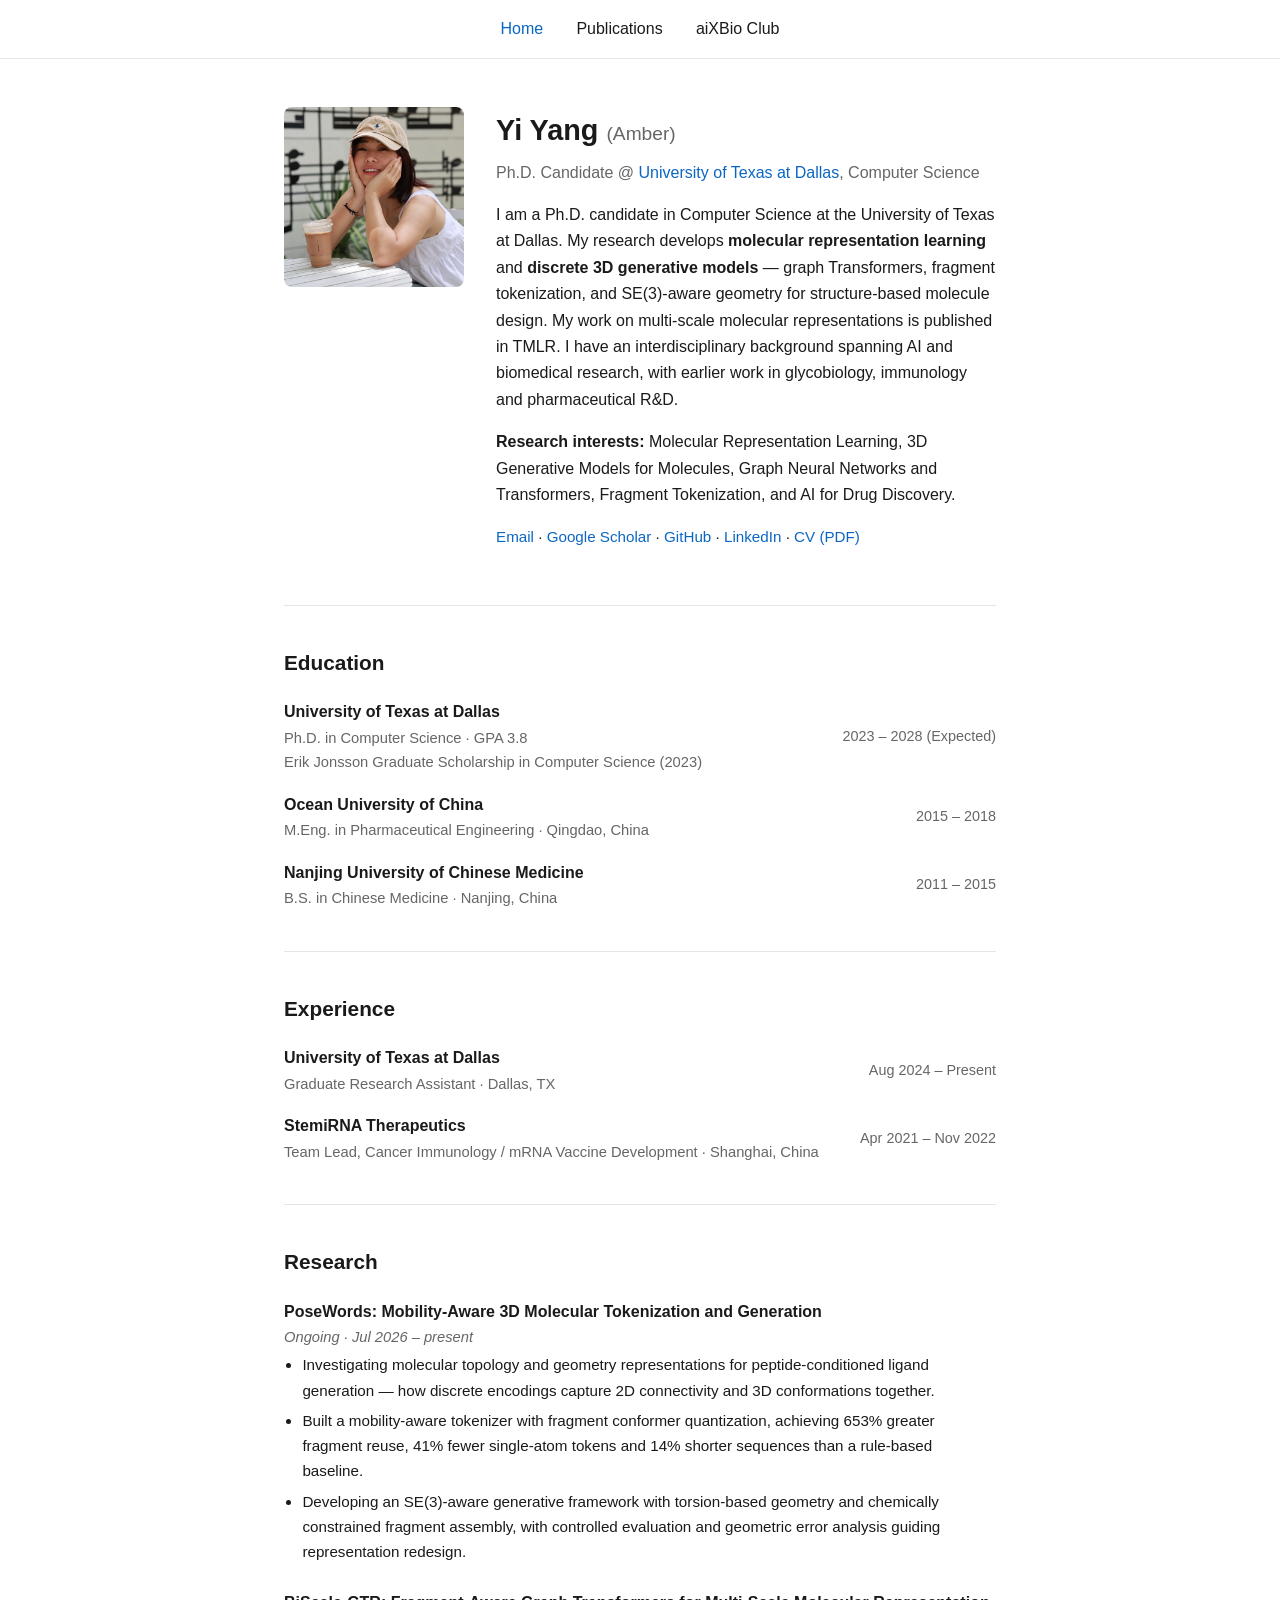
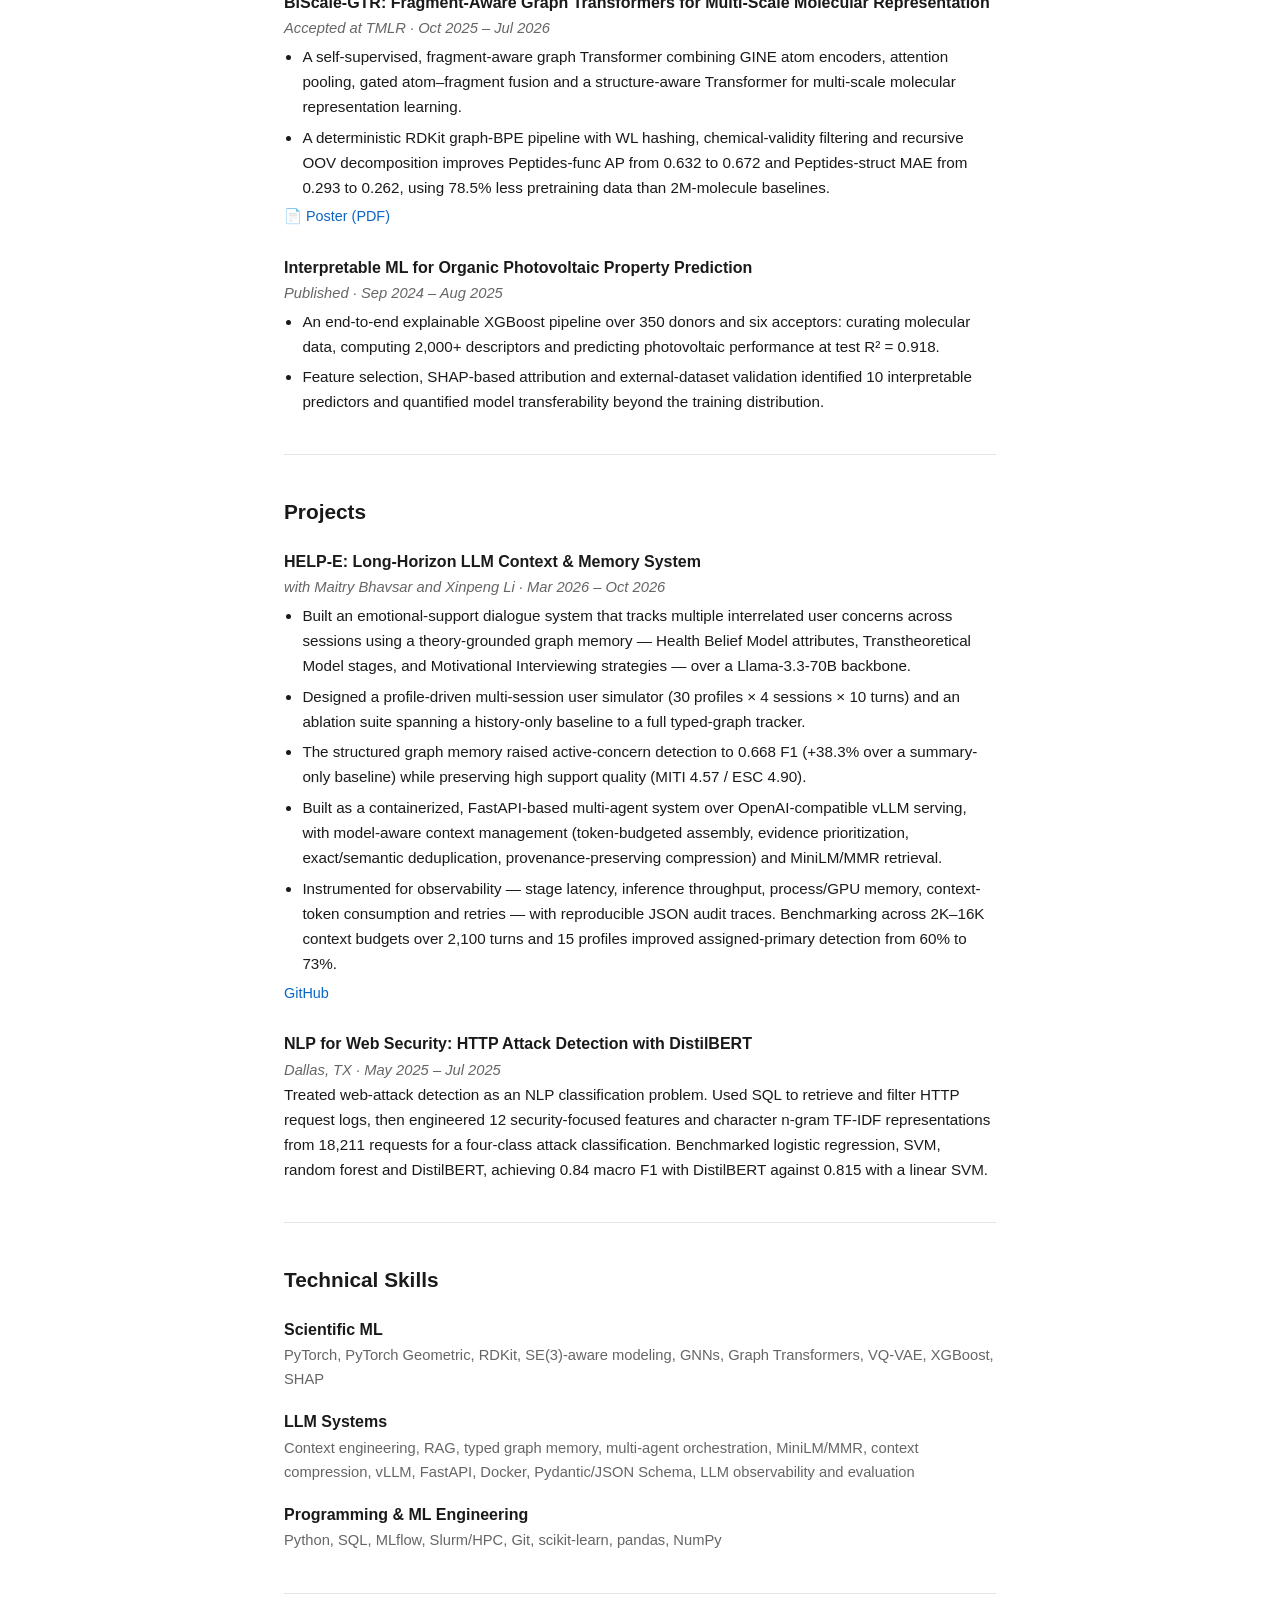
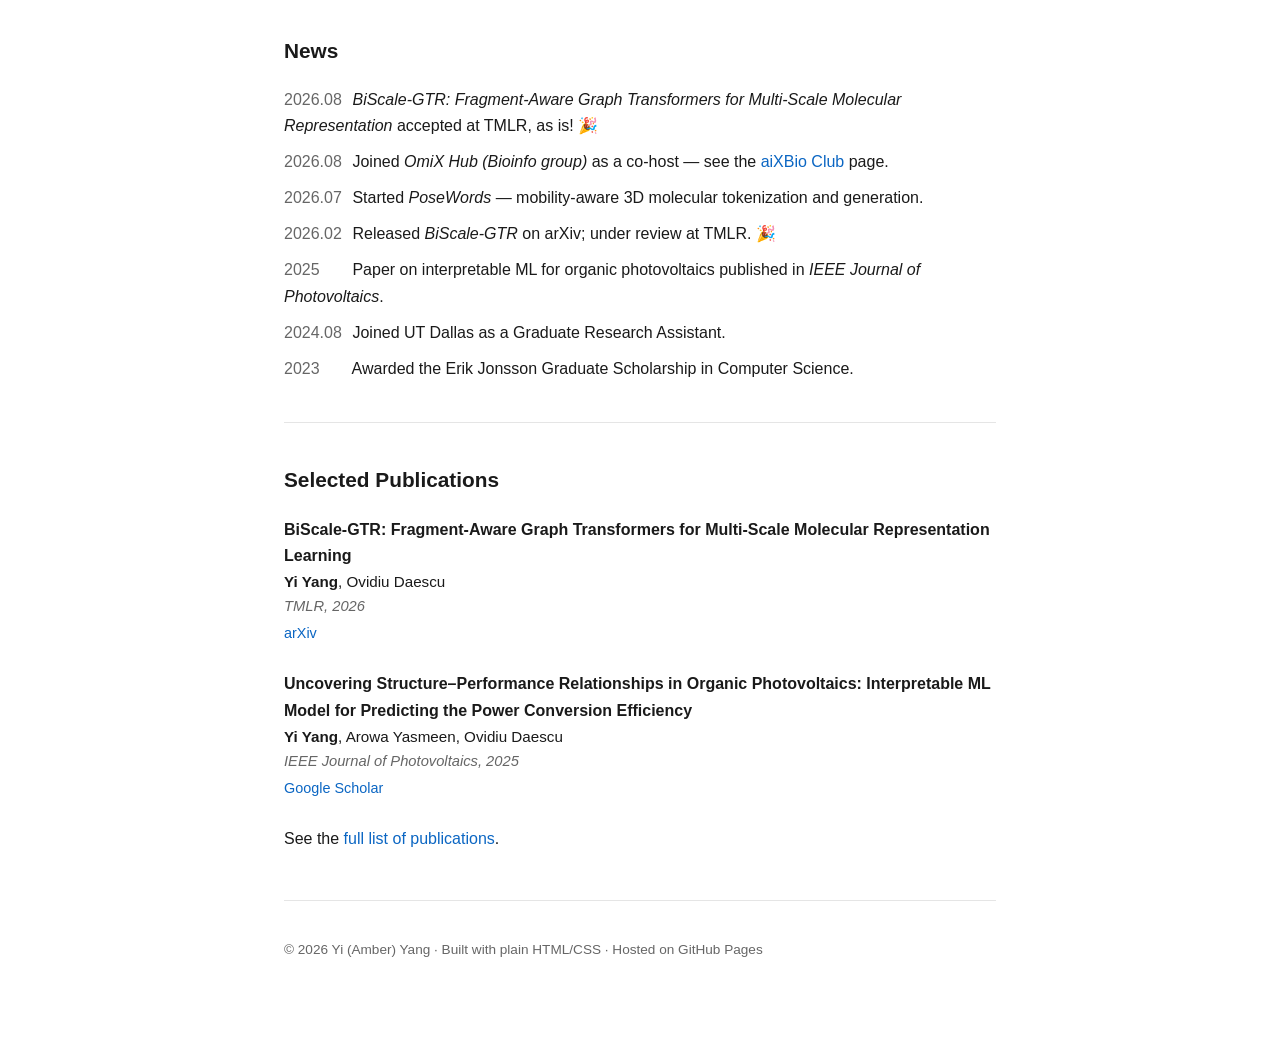
<file: index.html>
<!DOCTYPE html>
<html lang="en">
<head>
  <meta charset="UTF-8" />
  <meta name="viewport" content="width=device-width, initial-scale=1.0" />

  <!-- ============================================================= -->
  <!--  EDIT ME: page title shown in the browser tab                  -->
  <!-- ============================================================= -->
  <title>Yi (Amber) Yang</title>

  <link rel="stylesheet" href="assets/style.css" />
</head>

<body>
  <!-- ============================================================= -->
  <!--  NAVIGATION BAR                                                -->
  <!-- ============================================================= -->
  <nav class="navbar">
    <a href="index.html" class="active">Home</a>
    <a href="publications.html">Publications</a>
    <a href="aixbio.html">aiXBio Club</a>
  </nav>

  <main class="container">

    <!-- =========================================================== -->
    <!--  HEADER: photo + name + short bio                            -->
    <!--  Replace assets/profile.svg with your own profile.jpg.       -->
    <!-- =========================================================== -->
    <header class="profile">
      <img src="assets/profile.jpg" alt="Yi (Amber) Yang" class="profile-photo" />
      <div class="profile-text">
        <h1>Yi Yang <span class="name-alt">(Amber)</span></h1>
        <p class="tagline">
          Ph.D. Candidate @
          <a href="https://www.utdallas.edu/">University of Texas at Dallas</a>,
          Computer Science
        </p>
        <p class="bio">
          I am a Ph.D. candidate in Computer Science at the University of Texas at
          Dallas.
          My research develops <strong>molecular representation learning</strong>
          and <strong>discrete 3D generative models</strong> &mdash; graph
          Transformers, fragment tokenization, and SE(3)-aware geometry for
          structure-based molecule design. My work on multi-scale molecular
          representations is published in TMLR.
          I have an interdisciplinary background spanning AI and biomedical
          research, with earlier work in glycobiology, immunology and
          pharmaceutical R&amp;D.
        </p>
        <p class="bio">
          <strong>Research interests:</strong> Molecular Representation Learning,
          3D Generative Models for Molecules, Graph Neural Networks and
          Transformers, Fragment Tokenization, and AI for Drug Discovery.
        </p>

        <!-- Contact / social links. -->
        <p class="links">
          <a href="mailto:yxy220016@utdallas.edu">Email</a> ·
          <a href="https://scholar.google.com/citations?user=Oe5MJScAAAAJ&hl=en">Google Scholar</a> ·
          <a href="https://github.com/AI4Science2025">GitHub</a> ·
          <a href="https://www.linkedin.com/in/amberyangyi">LinkedIn</a> ·
          <a href="assets/cv.pdf">CV (PDF)</a>
        </p>
      </div>
    </header>

    <hr />

    <!-- =========================================================== -->
    <!--  EDUCATION                                                   -->
    <!-- =========================================================== -->
    <section>
      <h2>Education</h2>

      <div class="entry">
        <div class="entry-body">
          <div class="entry-title">University of Texas at Dallas</div>
          <div class="entry-sub">Ph.D. in Computer Science · GPA 3.8</div>
          <div class="entry-sub">Erik Jonsson Graduate Scholarship in Computer Science (2023)</div>
        </div>
        <div class="entry-date">2023 – 2028 (Expected)</div>
      </div>

      <div class="entry">
        <div class="entry-body">
          <div class="entry-title">Ocean University of China</div>
          <div class="entry-sub">M.Eng. in Pharmaceutical Engineering · Qingdao, China</div>
        </div>
        <div class="entry-date">2015 – 2018</div>
      </div>

      <div class="entry">
        <div class="entry-body">
          <div class="entry-title">Nanjing University of Chinese Medicine</div>
          <div class="entry-sub">B.S. in Chinese Medicine · Nanjing, China</div>
        </div>
        <div class="entry-date">2011 – 2015</div>
      </div>
    </section>

    <hr />

    <!-- =========================================================== -->
    <!--  EXPERIENCE                                                  -->
    <!-- =========================================================== -->
    <section>
      <h2>Experience</h2>

      <div class="entry">
        <div class="entry-body">
          <div class="entry-title">University of Texas at Dallas</div>
          <div class="entry-sub">Graduate Research Assistant · Dallas, TX</div>
        </div>
        <div class="entry-date">Aug 2024 – Present</div>
      </div>

      <div class="entry">
        <div class="entry-body">
          <div class="entry-title">StemiRNA Therapeutics</div>
          <div class="entry-sub">Team Lead, Cancer Immunology / mRNA Vaccine Development · Shanghai, China</div>
        </div>
        <div class="entry-date">Apr 2021 – Nov 2022</div>
      </div>
    </section>

    <hr />

    <!-- =========================================================== -->
    <!--  RESEARCH PROJECTS                                           -->
    <!-- =========================================================== -->
    <section>
      <h2>Research</h2>

      <div class="pub">
        <div class="pub-title">PoseWords: Mobility-Aware 3D Molecular Tokenization and Generation</div>
        <div class="pub-venue">Ongoing · Jul 2026 – present</div>
        <ul class="pub-bullets">
          <li>
            Investigating molecular topology and geometry representations for
            peptide-conditioned ligand generation — how discrete encodings
            capture 2D connectivity and 3D conformations together.
          </li>
          <li>
            Built a mobility-aware tokenizer with fragment conformer
            quantization, achieving 653% greater fragment reuse, 41% fewer
            single-atom tokens and 14% shorter sequences than a rule-based
            baseline.
          </li>
          <li>
            Developing an SE(3)-aware generative framework with torsion-based
            geometry and chemically constrained fragment assembly, with
            controlled evaluation and geometric error analysis guiding
            representation redesign.
          </li>
        </ul>
      </div>

      <div class="pub">
        <div class="pub-title">BiScale-GTR: Fragment-Aware Graph Transformers for Multi-Scale Molecular Representation</div>
        <div class="pub-venue">Accepted at TMLR · Oct 2025 – Jul 2026</div>
        <ul class="pub-bullets">
          <li>
            A self-supervised, fragment-aware graph Transformer combining GINE
            atom encoders, attention pooling, gated atom–fragment fusion and a
            structure-aware Transformer for multi-scale molecular
            representation learning.
          </li>
          <li>
            A deterministic RDKit graph-BPE pipeline with WL hashing,
            chemical-validity filtering and recursive OOV decomposition
            improves Peptides-func AP from 0.632 to 0.672 and Peptides-struct
            MAE from 0.293 to 0.262, using 78.5% less pretraining data than
            2M-molecule baselines.
          </li>
        </ul>
        <div class="pub-links">
          <a href="assets/poster.pdf">📄 Poster (PDF)</a>
        </div>
      </div>

      <div class="pub">
        <div class="pub-title">Interpretable ML for Organic Photovoltaic Property Prediction</div>
        <div class="pub-venue">Published · Sep 2024 – Aug 2025</div>
        <ul class="pub-bullets">
          <li>
            An end-to-end explainable XGBoost pipeline over 350 donors and six
            acceptors: curating molecular data, computing 2,000+ descriptors
            and predicting photovoltaic performance at test R² = 0.918.
          </li>
          <li>
            Feature selection, SHAP-based attribution and external-dataset
            validation identified 10 interpretable predictors and quantified
            model transferability beyond the training distribution.
          </li>
        </ul>
      </div>
    </section>

    <hr />

    <!-- =========================================================== -->
    <!--  PROJECTS                                                    -->
    <!--  Course / team projects. Copy a <div class="pub"> to add.    -->
    <!-- =========================================================== -->
    <section>
      <h2>Projects</h2>

      <div class="pub">
        <div class="pub-title">HELP-E: Long-Horizon LLM Context &amp; Memory System</div>
        <div class="pub-venue">with Maitry Bhavsar and Xinpeng Li · Mar 2026 – Oct 2026</div>
        <ul class="pub-bullets">
          <li>
            Built an emotional-support dialogue system that tracks multiple
            interrelated user concerns across sessions using a theory-grounded
            graph memory — Health Belief Model attributes, Transtheoretical
            Model stages, and Motivational Interviewing strategies — over a
            Llama-3.3-70B backbone.
          </li>
          <li>
            Designed a profile-driven multi-session user simulator (30 profiles
            × 4 sessions × 10 turns) and an ablation suite spanning a
            history-only baseline to a full typed-graph tracker.
          </li>
          <li>
            The structured graph memory raised active-concern detection to
            0.668 F1 (+38.3% over a summary-only baseline) while preserving
            high support quality (MITI 4.57 / ESC 4.90).
          </li>
          <li>
            Built as a containerized, FastAPI-based multi-agent system over
            OpenAI-compatible vLLM serving, with model-aware context management
            (token-budgeted assembly, evidence prioritization, exact/semantic
            deduplication, provenance-preserving compression) and MiniLM/MMR
            retrieval.
          </li>
          <li>
            Instrumented for observability — stage latency, inference
            throughput, process/GPU memory, context-token consumption and
            retries — with reproducible JSON audit traces. Benchmarking across
            2K–16K context budgets over 2,100 turns and 15 profiles improved
            assigned-primary detection from 60% to 73%.
          </li>
        </ul>
        <div class="pub-links">
          <a href="https://github.com/MaitryBhavsar/Help-E-ClassProject2026NLP">GitHub</a>
        </div>
      </div>

      <div class="pub">
        <div class="pub-title">NLP for Web Security: HTTP Attack Detection with DistilBERT</div>
        <div class="pub-venue">Dallas, TX · May 2025 – Jul 2025</div>
        <div class="pub-authors">
          Treated web-attack detection as an NLP classification problem. Used SQL
          to retrieve and filter HTTP request logs, then engineered 12
          security-focused features and character n-gram TF-IDF representations
          from 18,211 requests for a four-class attack classification.
          Benchmarked logistic regression, SVM, random forest and DistilBERT,
          achieving 0.84 macro F1 with DistilBERT against 0.815 with a linear
          SVM.
        </div>
      </div>
    </section>

    <hr />

    <!-- =========================================================== -->
    <!--  TECHNICAL SKILLS                                            -->
    <!-- =========================================================== -->
    <section>
      <h2>Technical Skills</h2>
      <div class="entry">
        <div class="entry-body">
          <div class="entry-title">Scientific ML</div>
          <div class="entry-sub">PyTorch, PyTorch Geometric, RDKit, SE(3)-aware modeling, GNNs, Graph Transformers, VQ-VAE, XGBoost, SHAP</div>
        </div>
      </div>
      <div class="entry">
        <div class="entry-body">
          <div class="entry-title">LLM Systems</div>
          <div class="entry-sub">Context engineering, RAG, typed graph memory, multi-agent orchestration, MiniLM/MMR, context compression, vLLM, FastAPI, Docker, Pydantic/JSON Schema, LLM observability and evaluation</div>
        </div>
      </div>
      <div class="entry">
        <div class="entry-body">
          <div class="entry-title">Programming &amp; ML Engineering</div>
          <div class="entry-sub">Python, SQL, MLflow, Slurm/HPC, Git, scikit-learn, pandas, NumPy</div>
        </div>
      </div>
    </section>

    <hr />

    <!-- =========================================================== -->
    <!--  NEWS                                                        -->
    <!--  Newest on top. Copy an <li> to add an item.                 -->
    <!-- =========================================================== -->
    <section>
      <h2>News</h2>
      <ul class="news">
        <li><span class="news-date">2026.08</span> <em>BiScale-GTR: Fragment-Aware Graph Transformers for Multi-Scale Molecular Representation</em> accepted at TMLR, as is! 🎉</li>
        <li><span class="news-date">2026.08</span> Joined <em>OmiX Hub (Bioinfo group)</em> as a co-host — see the <a href="aixbio.html">aiXBio Club</a> page.</li>
        <li><span class="news-date">2026.07</span> Started <em>PoseWords</em> — mobility-aware 3D molecular tokenization and generation.</li>
        <li><span class="news-date">2026.02</span> Released <em>BiScale-GTR</em> on arXiv; under review at TMLR. 🎉</li>
        <li><span class="news-date">2025</span> Paper on interpretable ML for organic photovoltaics published in <em>IEEE Journal of Photovoltaics</em>.</li>
        <li><span class="news-date">2024.08</span> Joined UT Dallas as a Graduate Research Assistant.</li>
        <li><span class="news-date">2023</span> Awarded the Erik Jonsson Graduate Scholarship in Computer Science.</li>
      </ul>
    </section>

    <hr />

    <!-- =========================================================== -->
    <!--  SELECTED PUBLICATIONS                                       -->
    <!--  Copy a <div class="pub"> block to add a paper.              -->
    <!-- =========================================================== -->
    <section>
      <h2>Selected Publications</h2>

      <div class="pub">
        <div class="pub-title">BiScale-GTR: Fragment-Aware Graph Transformers for Multi-Scale Molecular Representation Learning</div>
        <div class="pub-authors">
          <strong>Yi Yang</strong>, Ovidiu Daescu
        </div>
        <div class="pub-venue">TMLR, 2026</div>
        <div class="pub-links">
          <a href="https://arxiv.org/abs/2604.06336">arXiv</a>
        </div>
      </div>

      <div class="pub">
        <div class="pub-title">Uncovering Structure–Performance Relationships in Organic Photovoltaics: Interpretable ML Model for Predicting the Power Conversion Efficiency</div>
        <div class="pub-authors">
          <strong>Yi Yang</strong>, Arowa Yasmeen, Ovidiu Daescu
        </div>
        <div class="pub-venue">IEEE Journal of Photovoltaics, 2025</div>
        <div class="pub-links">
          <a href="https://scholar.google.com/citations?user=Oe5MJScAAAAJ&hl=en">Google Scholar</a>
        </div>
      </div>

      <p style="margin-top: 1.5rem;">
        See the <a href="publications.html">full list of publications</a>.
      </p>
    </section>

    <footer>
      <p>© 2026 Yi (Amber) Yang · Built with plain HTML/CSS · Hosted on GitHub Pages</p>
    </footer>

  </main>
</body>
</html>
</file>
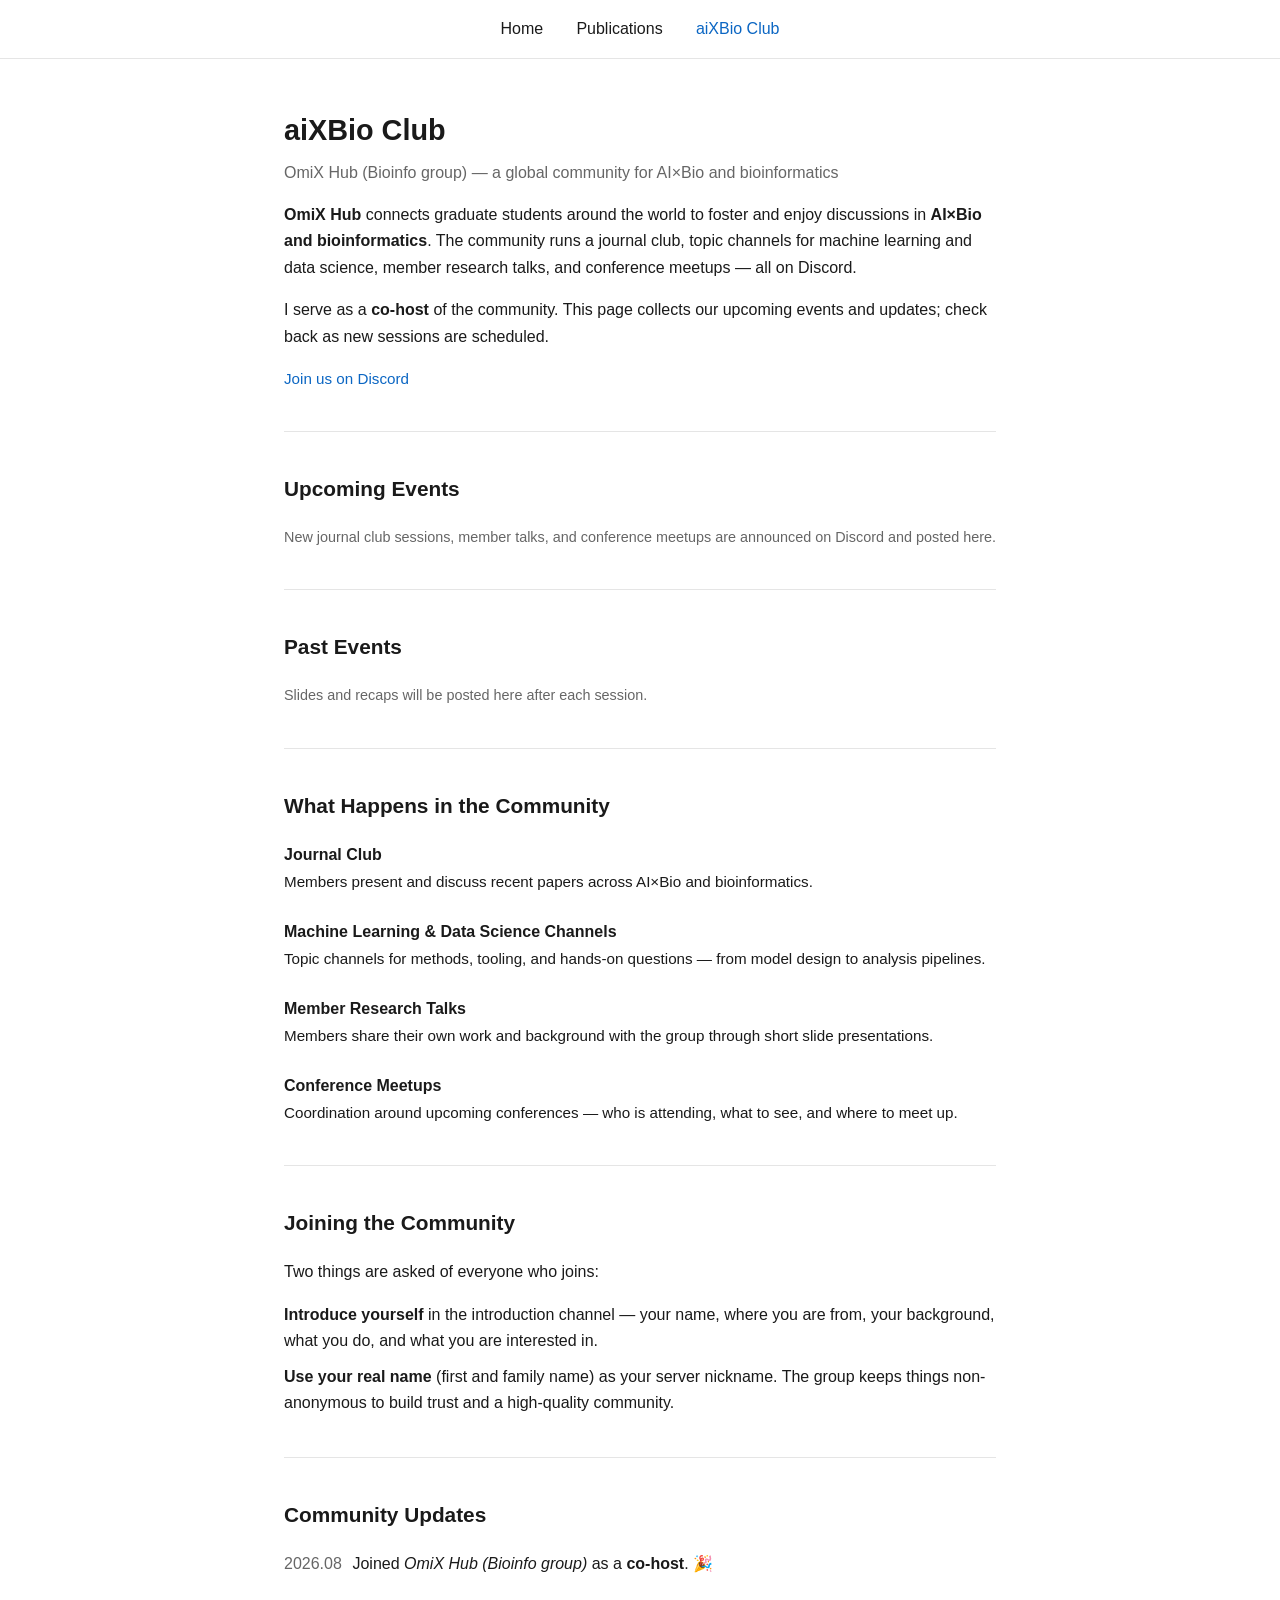
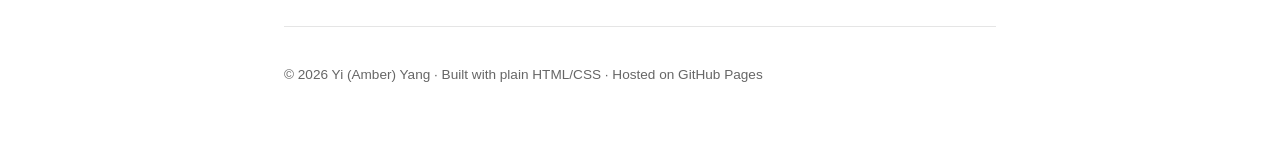
<file: aixbio.html>
<!DOCTYPE html>
<html lang="en">
<head>
  <meta charset="UTF-8" />
  <meta name="viewport" content="width=device-width, initial-scale=1.0" />
  <title>aiXBio Club — Yi (Amber) Yang</title>
  <link rel="stylesheet" href="assets/style.css" />
</head>

<body>
  <!-- ============================================================= -->
  <!--  NAVIGATION BAR                                                -->
  <!-- ============================================================= -->
  <nav class="navbar">
    <a href="index.html">Home</a>
    <a href="publications.html">Publications</a>
    <a href="aixbio.html" class="active">aiXBio Club</a>
  </nav>

  <main class="container">

    <header style="margin-top: 2rem;">
      <h1 style="margin: 0 0 0.3rem; font-size: 1.8rem;">aiXBio Club</h1>
      <p class="tagline">
        OmiX Hub (Bioinfo group) &mdash; a global community for AI&times;Bio and
        bioinformatics
      </p>
      <p class="bio">
        <strong>OmiX Hub</strong> connects graduate students around the world to
        foster and enjoy discussions in <strong>AI&times;Bio and
        bioinformatics</strong>. The community runs a journal club, topic channels
        for machine learning and data science, member research talks, and
        conference meetups &mdash; all on Discord.
      </p>
      <p class="bio">
        I serve as a <strong>co-host</strong> of the community. This page collects
        our upcoming events and updates; check back as new sessions are scheduled.
      </p>
      <p class="links">
        <!-- EDIT ME: swap in the public discord.gg invite link -->
        <a href="https://discord.com/channels/1285148321039515648/1515292080694493216">Join us on Discord</a>
      </p>
    </header>

    <hr />

    <!-- =========================================================== -->
    <!--  UPCOMING EVENTS                                             -->
    <!--  Soonest first. Copy an <article class="event"> to add one.  -->
    <!--  Move finished events down to "Past Events".                 -->
    <!-- =========================================================== -->
    <section>
      <h2>Upcoming Events</h2>

      <p class="muted">
        New journal club sessions, member talks, and conference meetups are
        announced on Discord and posted here.
      </p>

      <!--
      <article class="event">
        <div class="event-date">2026.09</div>
        <div class="event-body">
          <div class="event-title">Event title</div>
          <div class="event-meta">Speaker · Journal club · 9:00 AM JST</div>
          <div class="event-desc">One to three sentences about the session.</div>
          <div class="event-links"><a href="#">RSVP</a></div>
        </div>
      </article>
      -->

    </section>

    <hr />

    <!-- =========================================================== -->
    <!--  PAST EVENTS                                                 -->
    <!-- =========================================================== -->
    <section>
      <h2>Past Events</h2>
      <p class="muted">Slides and recaps will be posted here after each session.</p>
    </section>

    <hr />

    <!-- =========================================================== -->
    <!--  WHAT HAPPENS IN THE COMMUNITY                               -->
    <!-- =========================================================== -->
    <section>
      <h2>What Happens in the Community</h2>

      <div class="pub">
        <div class="pub-title">Journal Club</div>
        <div class="pub-authors">
          Members present and discuss recent papers across AI&times;Bio and
          bioinformatics.
        </div>
      </div>

      <div class="pub">
        <div class="pub-title">Machine Learning &amp; Data Science Channels</div>
        <div class="pub-authors">
          Topic channels for methods, tooling, and hands-on questions &mdash; from
          model design to analysis pipelines.
        </div>
      </div>

      <div class="pub">
        <div class="pub-title">Member Research Talks</div>
        <div class="pub-authors">
          Members share their own work and background with the group through short
          slide presentations.
        </div>
      </div>

      <div class="pub">
        <div class="pub-title">Conference Meetups</div>
        <div class="pub-authors">
          Coordination around upcoming conferences &mdash; who is attending, what to
          see, and where to meet up.
        </div>
      </div>
    </section>

    <hr />

    <!-- =========================================================== -->
    <!--  COMMUNITY GUIDELINES                                        -->
    <!-- =========================================================== -->
    <section>
      <h2>Joining the Community</h2>
      <p>Two things are asked of everyone who joins:</p>
      <ul class="news">
        <li>
          <strong>Introduce yourself</strong> in the introduction channel &mdash;
          your name, where you are from, your background, what you do, and what you
          are interested in.
        </li>
        <li>
          <strong>Use your real name</strong> (first and family name) as your
          server nickname. The group keeps things non-anonymous to build trust and
          a high-quality community.
        </li>
      </ul>
    </section>

    <hr />

    <!-- =========================================================== -->
    <!--  COMMUNITY UPDATES                                           -->
    <!--  Newest on top. Same convention as News on the Home page.    -->
    <!-- =========================================================== -->
    <section>
      <h2>Community Updates</h2>
      <ul class="news">
        <li><span class="news-date">2026.08</span> Joined <em>OmiX Hub (Bioinfo group)</em> as a <strong>co-host</strong>. 🎉</li>
      </ul>
    </section>

    <footer>
      <p>© 2026 Yi (Amber) Yang · Built with plain HTML/CSS · Hosted on GitHub Pages</p>
    </footer>

  </main>
</body>
</html>
</file>
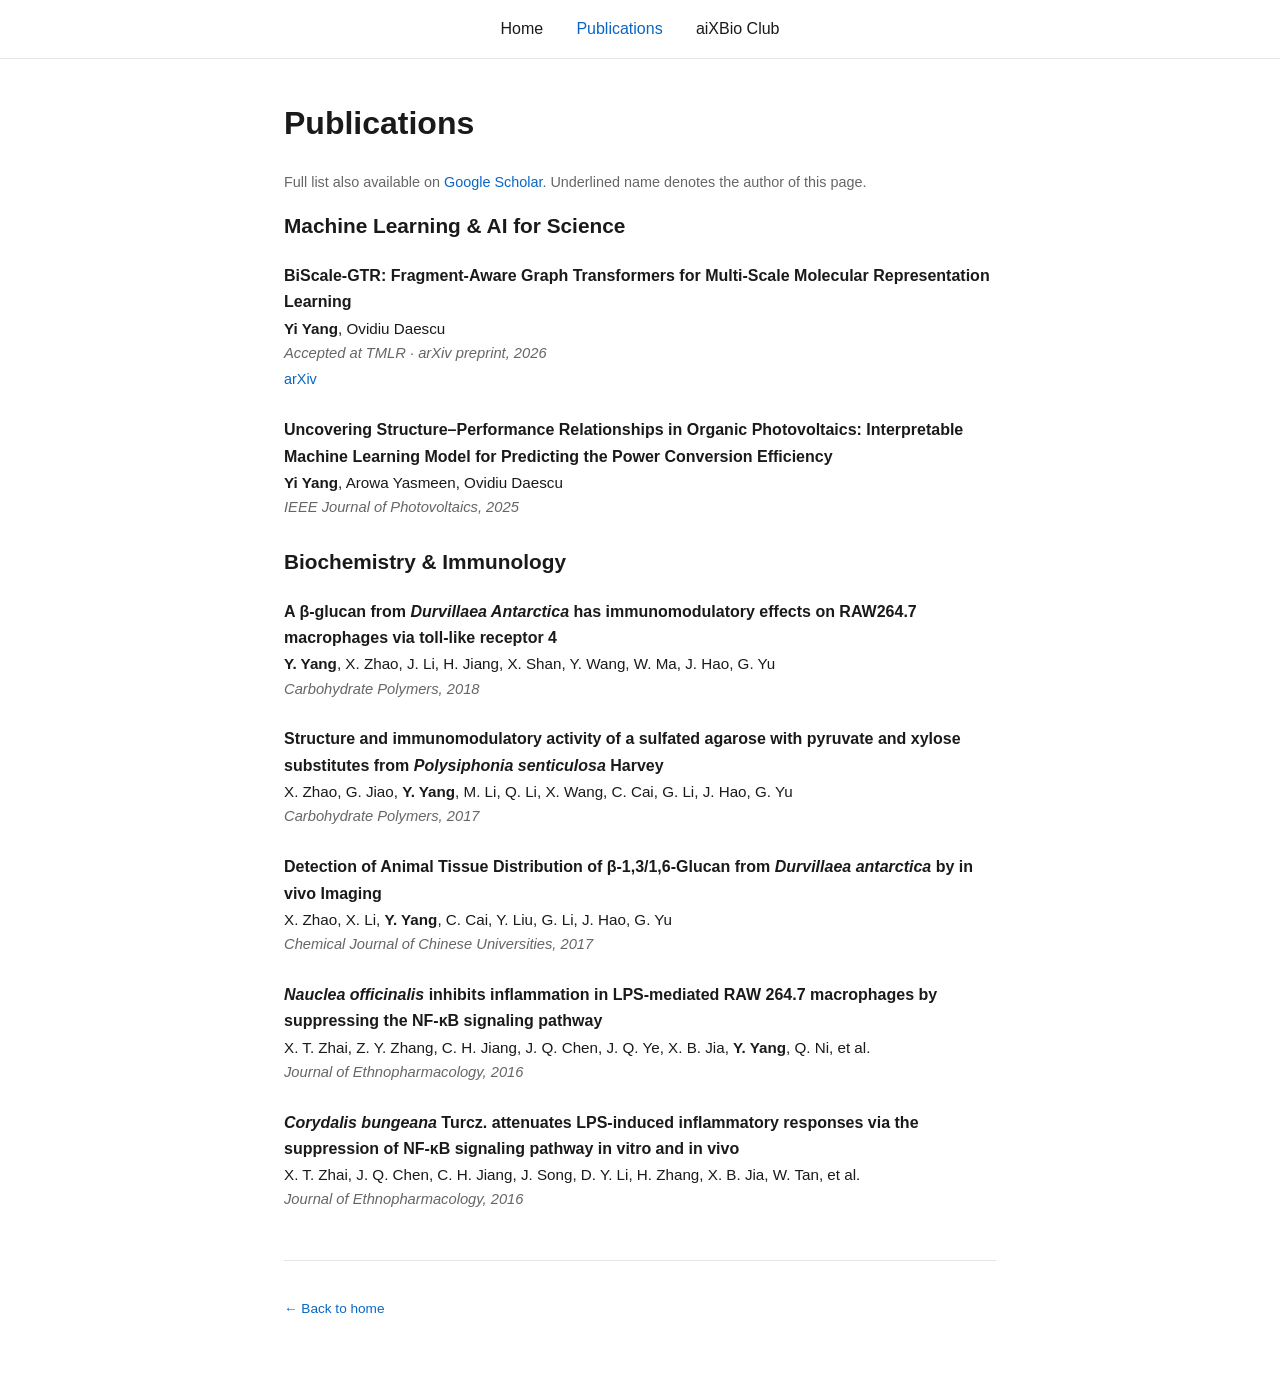
<file: publications.html>
<!DOCTYPE html>
<html lang="en">
<head>
  <meta charset="UTF-8" />
  <meta name="viewport" content="width=device-width, initial-scale=1.0" />
  <title>Publications — Yi (Amber) Yang</title>
  <link rel="stylesheet" href="assets/style.css" />
</head>

<body>
  <nav class="navbar">
    <a href="index.html">Home</a>
    <a href="publications.html" class="active">Publications</a>
    <a href="aixbio.html">aiXBio Club</a>
  </nav>

  <main class="container">
    <h1>Publications</h1>
    <p class="muted">
      Full list also available on
      <a href="https://scholar.google.com/citations?user=Oe5MJScAAAAJ&hl=en">Google Scholar</a>.
      Underlined name denotes the author of this page.
    </p>

    <!-- =========================================================== -->
    <!--  Computer Science / Machine Learning                         -->
    <!-- =========================================================== -->
    <section>
      <h2>Machine Learning &amp; AI for Science</h2>

      <div class="pub">
        <div class="pub-title">BiScale-GTR: Fragment-Aware Graph Transformers for Multi-Scale Molecular Representation Learning</div>
        <div class="pub-authors"><strong>Yi Yang</strong>, Ovidiu Daescu</div>
        <div class="pub-venue">Accepted at TMLR · arXiv preprint, 2026</div>
        <div class="pub-links"><a href="https://arxiv.org/abs/2604.06336">arXiv</a></div>
      </div>

      <div class="pub">
        <div class="pub-title">Uncovering Structure–Performance Relationships in Organic Photovoltaics: Interpretable Machine Learning Model for Predicting the Power Conversion Efficiency</div>
        <div class="pub-authors"><strong>Yi Yang</strong>, Arowa Yasmeen, Ovidiu Daescu</div>
        <div class="pub-venue">IEEE Journal of Photovoltaics, 2025</div>
      </div>
    </section>

    <!-- =========================================================== -->
    <!--  Earlier biomedical / glycobiology work                      -->
    <!-- =========================================================== -->
    <section>
      <h2>Biochemistry &amp; Immunology</h2>

      <div class="pub">
        <div class="pub-title">A β-glucan from <em>Durvillaea Antarctica</em> has immunomodulatory effects on RAW264.7 macrophages via toll-like receptor 4</div>
        <div class="pub-authors"><strong>Y. Yang</strong>, X. Zhao, J. Li, H. Jiang, X. Shan, Y. Wang, W. Ma, J. Hao, G. Yu</div>
        <div class="pub-venue">Carbohydrate Polymers, 2018</div>
      </div>

      <div class="pub">
        <div class="pub-title">Structure and immunomodulatory activity of a sulfated agarose with pyruvate and xylose substitutes from <em>Polysiphonia senticulosa</em> Harvey</div>
        <div class="pub-authors">X. Zhao, G. Jiao, <strong>Y. Yang</strong>, M. Li, Q. Li, X. Wang, C. Cai, G. Li, J. Hao, G. Yu</div>
        <div class="pub-venue">Carbohydrate Polymers, 2017</div>
      </div>

      <div class="pub">
        <div class="pub-title">Detection of Animal Tissue Distribution of β-1,3/1,6-Glucan from <em>Durvillaea antarctica</em> by in vivo Imaging</div>
        <div class="pub-authors">X. Zhao, X. Li, <strong>Y. Yang</strong>, C. Cai, Y. Liu, G. Li, J. Hao, G. Yu</div>
        <div class="pub-venue">Chemical Journal of Chinese Universities, 2017</div>
      </div>

      <div class="pub">
        <div class="pub-title"><em>Nauclea officinalis</em> inhibits inflammation in LPS-mediated RAW 264.7 macrophages by suppressing the NF-κB signaling pathway</div>
        <div class="pub-authors">X. T. Zhai, Z. Y. Zhang, C. H. Jiang, J. Q. Chen, J. Q. Ye, X. B. Jia, <strong>Y. Yang</strong>, Q. Ni, et al.</div>
        <div class="pub-venue">Journal of Ethnopharmacology, 2016</div>
      </div>

      <div class="pub">
        <div class="pub-title"><em>Corydalis bungeana</em> Turcz. attenuates LPS-induced inflammatory responses via the suppression of NF-κB signaling pathway in vitro and in vivo</div>
        <div class="pub-authors">X. T. Zhai, J. Q. Chen, C. H. Jiang, J. Song, D. Y. Li, H. Zhang, X. B. Jia, W. Tan, et al.</div>
        <div class="pub-venue">Journal of Ethnopharmacology, 2016</div>
      </div>
    </section>

    <footer>
      <p><a href="index.html">← Back to home</a></p>
    </footer>

  </main>
</body>
</html>
</file>
<file: assets/style.css>
/* =================================================================
   GLOBAL STYLES — edit colors/fonts here to restyle the whole site
   ================================================================= */
:root {
  --text:       #1a1a1a;
  --muted:      #666;
  --accent:     #0b66c3;   /* link / highlight color */
  --border:     #e5e5e5;
  --bg:         #ffffff;
  --max-width:  760px;
}

* { box-sizing: border-box; }

body {
  margin: 0;
  color: var(--text);
  background: var(--bg);
  font-family: -apple-system, BlinkMacSystemFont, "Segoe UI", Roboto,
               Helvetica, Arial, sans-serif;
  font-size: 16px;
  line-height: 1.65;
}

a { color: var(--accent); text-decoration: none; }
a:hover { text-decoration: underline; }

hr {
  border: none;
  border-top: 1px solid var(--border);
  margin: 2.5rem 0;
}

.muted { color: var(--muted); font-size: 0.9rem; }

/* =================================================================
   LAYOUT
   ================================================================= */
.container {
  max-width: var(--max-width);
  margin: 0 auto;
  padding: 1rem 1.5rem 4rem;
}

/* =================================================================
   NAVBAR
   ================================================================= */
.navbar {
  border-bottom: 1px solid var(--border);
  padding: 1rem 1.5rem;
  text-align: center;
}
.navbar a {
  margin: 0 0.9rem;
  color: var(--text);
  font-weight: 500;
}
.navbar a.active { color: var(--accent); }

/* =================================================================
   PROFILE HEADER
   ================================================================= */
.profile {
  display: flex;
  gap: 2rem;
  align-items: flex-start;
  margin-top: 2rem;
  flex-wrap: wrap;
}
.profile-photo {
  width: 180px;
  height: 180px;
  object-fit: cover;
  border-radius: 8px;
  flex-shrink: 0;
}
.profile-text { flex: 1; min-width: 260px; }
.profile-text h1 { margin: 0 0 0.3rem; font-size: 1.8rem; }
.name-alt { color: var(--muted); font-weight: 400; font-size: 1.2rem; }
.tagline { margin: 0 0 1rem; color: var(--muted); }
.bio { margin: 0 0 1rem; }
.links { font-size: 0.95rem; }

/* =================================================================
   SECTION HEADINGS
   ================================================================= */
h2 {
  font-size: 1.3rem;
  margin: 0 0 1.2rem;
}

/* =================================================================
   EDUCATION / EXPERIENCE ENTRIES
   ================================================================= */
.entry {
  display: flex;
  align-items: center;
  gap: 1rem;
  margin-bottom: 1.1rem;
}
.entry-logo {
  width: 44px;
  height: 44px;
  object-fit: contain;
  flex-shrink: 0;
}
.entry-body { flex: 1; }
.entry-title { font-weight: 600; }
.entry-sub { color: var(--muted); font-size: 0.92rem; }
.entry-date {
  color: var(--muted);
  font-size: 0.9rem;
  white-space: nowrap;
}

/* =================================================================
   NEWS
   ================================================================= */
.news { list-style: none; padding: 0; margin: 0; }
.news li { margin-bottom: 0.6rem; }
.news-date {
  display: inline-block;
  width: 64px;
  color: var(--muted);
  font-variant-numeric: tabular-nums;
}

/* =================================================================
   PUBLICATIONS
   ================================================================= */
.pub { margin-bottom: 1.6rem; }
.pub-title { font-weight: 600; }
.pub-authors { font-size: 0.95rem; }
.pub-venue { color: var(--muted); font-size: 0.92rem; font-style: italic; }
.pub-bullets {
  font-size: 0.95rem;
  margin: 0.2rem 0 0;
  padding-left: 1.15rem;
}
.pub-bullets li { margin-bottom: 0.35rem; }
.pub-links { font-size: 0.9rem; margin-top: 0.2rem; }

/* =================================================================
   FOOTER
   ================================================================= */
footer {
  margin-top: 3rem;
  padding-top: 1.5rem;
  border-top: 1px solid var(--border);
  color: var(--muted);
  font-size: 0.85rem;
}

/* =================================================================
   MOBILE
   ================================================================= */
@media (max-width: 600px) {
  .profile { flex-direction: column; align-items: center; text-align: center; }
  .profile-text { text-align: left; }
  .entry-date { font-size: 0.82rem; }
}

/* =================================================================
   EVENTS (aiXBio Club)
   ================================================================= */
.event {
  display: flex;
  gap: 1.2rem;
  align-items: flex-start;
  margin-bottom: 1.8rem;
}
.event-date {
  width: 84px;
  flex-shrink: 0;
  color: var(--muted);
  font-size: 0.9rem;
  font-variant-numeric: tabular-nums;
  padding-top: 0.15rem;
}
.event-body { flex: 1; }
.event-title { font-weight: 600; }
.event-meta { color: var(--muted); font-size: 0.92rem; font-style: italic; }
.event-desc { font-size: 0.95rem; margin-top: 0.2rem; }
.event-links { font-size: 0.9rem; margin-top: 0.2rem; }

@media (max-width: 600px) {
  .event { flex-direction: column; gap: 0.3rem; }
  .event-date { width: auto; padding-top: 0; }
}
</file>
